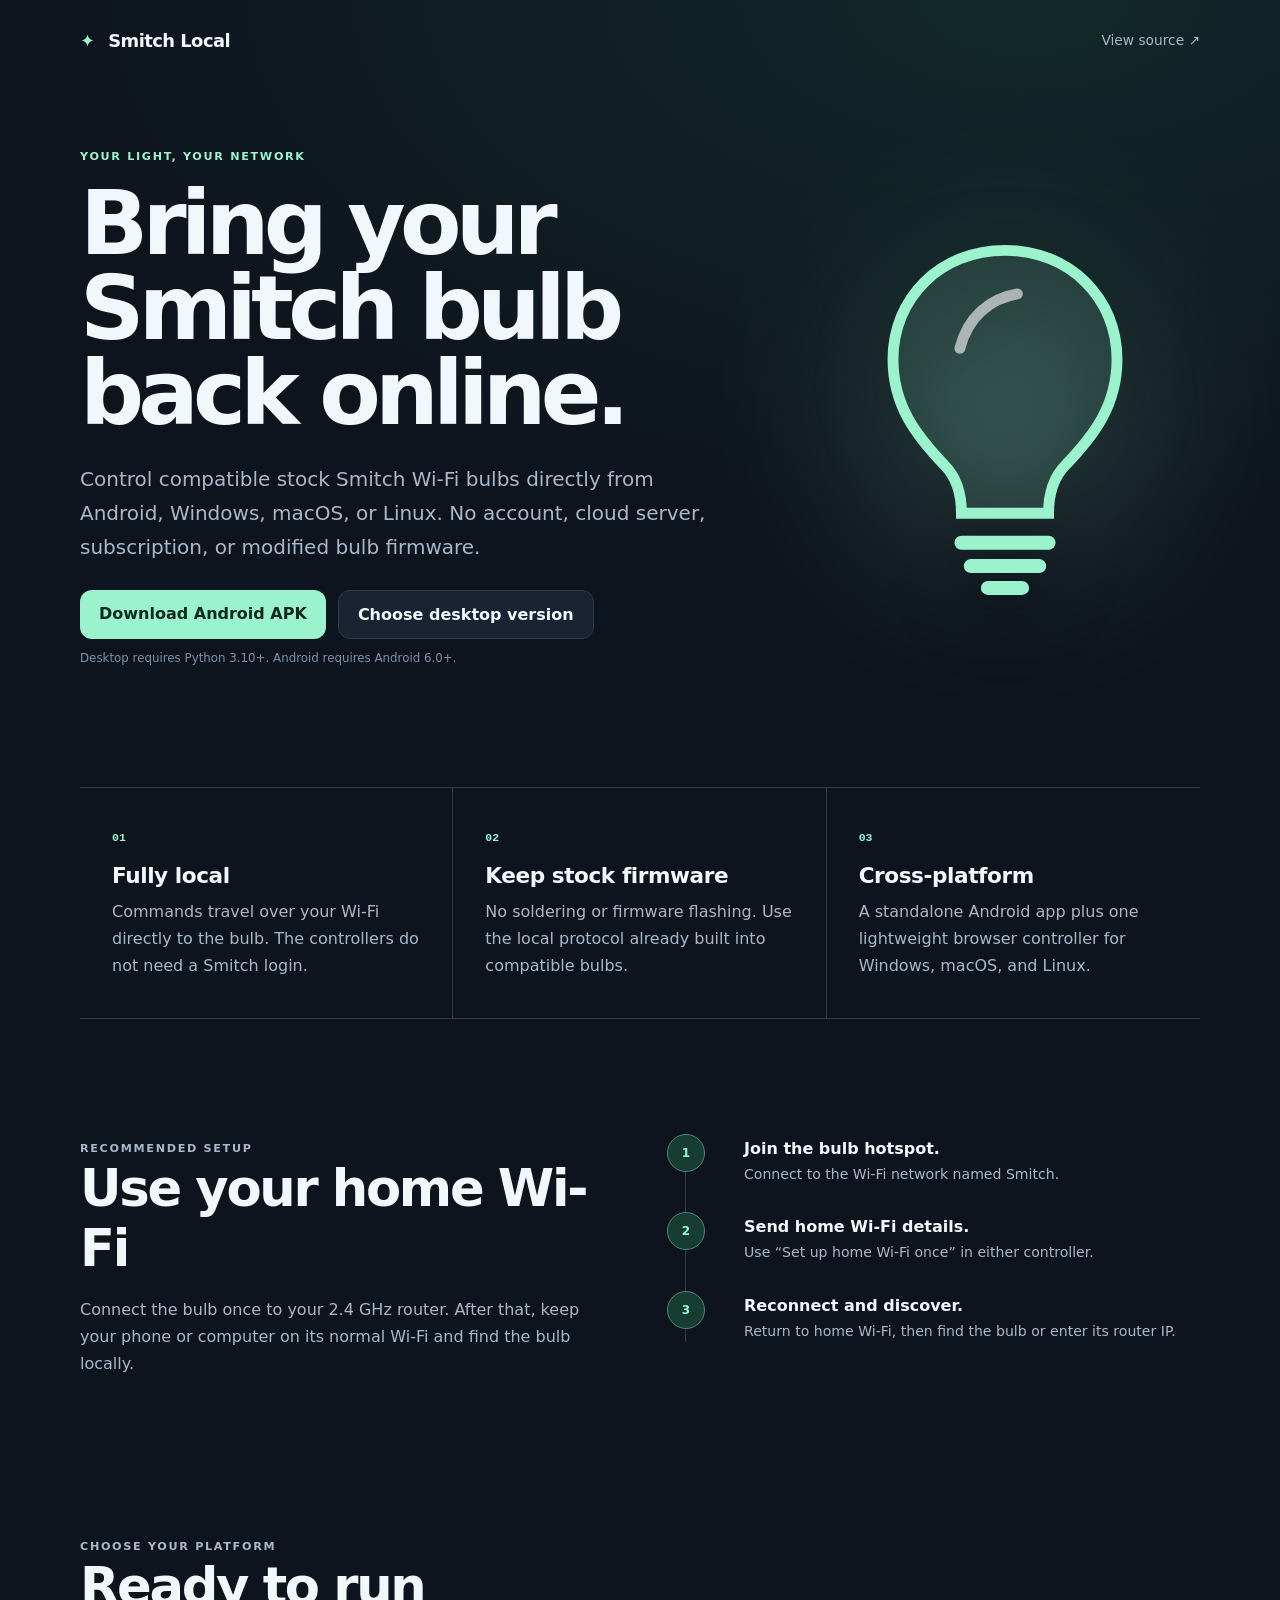
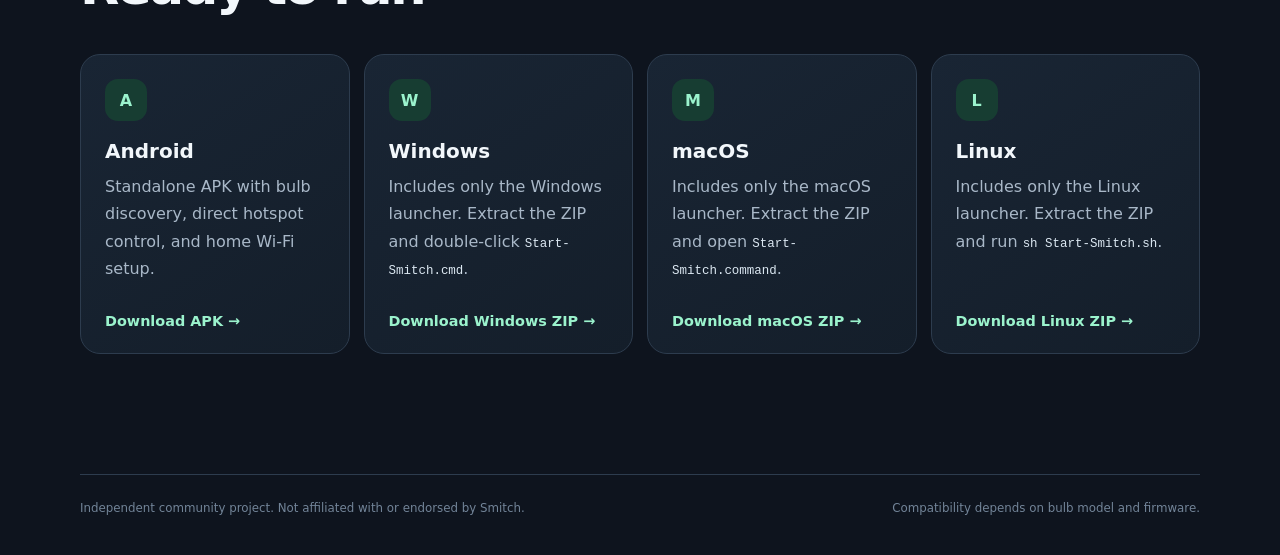
<file: docs/index.html>
<!doctype html>
<html lang="en">
<head>
  <meta charset="utf-8">
  <meta name="viewport" content="width=device-width, initial-scale=1">
  <meta name="theme-color" content="#111722">
  <meta name="description" content="Download Smitch Local, an account-free local controller for compatible Smitch Wi-Fi bulbs.">
  <title>Smitch Local — local bulb control</title>
  <link rel="stylesheet" href="styles.css">
</head>
<body>
  <header class="nav wrap">
    <a class="brand" href="#top" aria-label="Smitch Local home"><span>✦</span> Smitch Local</a>
    <a class="github" href="https://github.com/1xky/smitch-local">View source ↗</a>
  </header>

  <main id="top">
    <section class="hero wrap">
      <div class="copy">
        <p class="eyebrow">YOUR LIGHT, YOUR NETWORK</p>
        <h1>Bring your Smitch bulb back online.</h1>
        <p class="intro">Control compatible stock Smitch Wi-Fi bulbs directly from Android, Windows, macOS, or Linux. No account, cloud server, subscription, or modified bulb firmware.</p>
        <div class="actions">
          <a class="button primary" href="downloads/Smitch-Local-Android.apk" download>Download Android APK</a>
          <a class="button secondary" href="#platform-downloads">Choose desktop version</a>
        </div>
        <p class="small">Desktop requires Python 3.10+. Android requires Android 6.0+.</p>
      </div>
      <div class="bulb" aria-hidden="true">
        <div class="glow"></div>
        <svg viewBox="0 0 180 240" fill="none">
          <path class="glass" d="M90 15c-42 0-72 31-72 70 0 30 15 49 33 68 8 8 11 19 11 31h56c0-12 3-23 11-31 18-19 33-38 33-68 0-39-30-70-72-70Z"/>
          <path d="M62 203h56M68 218h44M79 232h22" stroke="currentColor" stroke-width="9" stroke-linecap="round"/>
          <path d="M61 78c5-20 19-32 37-35" stroke="white" stroke-opacity=".6" stroke-width="7" stroke-linecap="round"/>
        </svg>
      </div>
    </section>

    <section class="features wrap" aria-label="Features">
      <article><span>01</span><h2>Fully local</h2><p>Commands travel over your Wi-Fi directly to the bulb. The controllers do not need a Smitch login.</p></article>
      <article><span>02</span><h2>Keep stock firmware</h2><p>No soldering or firmware flashing. Use the local protocol already built into compatible bulbs.</p></article>
      <article><span>03</span><h2>Cross-platform</h2><p>A standalone Android app plus one lightweight browser controller for Windows, macOS, and Linux.</p></article>
    </section>

    <section class="setup wrap">
      <div><p class="eyebrow">RECOMMENDED SETUP</p><h2>Use your home Wi-Fi</h2><p>Connect the bulb once to your 2.4 GHz router. After that, keep your phone or computer on its normal Wi-Fi and find the bulb locally.</p></div>
      <ol>
        <li><strong>Join the bulb hotspot.</strong><span>Connect to the Wi-Fi network named Smitch.</span></li>
        <li><strong>Send home Wi-Fi details.</strong><span>Use “Set up home Wi-Fi once” in either controller.</span></li>
        <li><strong>Reconnect and discover.</strong><span>Return to home Wi-Fi, then find the bulb or enter its router IP.</span></li>
      </ol>
    </section>

    <section class="platforms wrap" id="platform-downloads">
      <p class="eyebrow">CHOOSE YOUR PLATFORM</p><h2>Ready to run</h2>
      <div class="cards">
        <article><div class="icon">A</div><h3>Android</h3><p>Standalone APK with bulb discovery, direct hotspot control, and home Wi-Fi setup.</p><a href="downloads/Smitch-Local-Android.apk" download>Download APK →</a></article>
        <article><div class="icon">W</div><h3>Windows</h3><p>Includes only the Windows launcher. Extract the ZIP and double-click <code>Start-Smitch.cmd</code>.</p><a href="downloads/Smitch-Local-Windows.zip" download>Download Windows ZIP →</a></article>
        <article><div class="icon">M</div><h3>macOS</h3><p>Includes only the macOS launcher. Extract the ZIP and open <code>Start-Smitch.command</code>.</p><a href="downloads/Smitch-Local-macOS.zip" download>Download macOS ZIP →</a></article>
        <article><div class="icon">L</div><h3>Linux</h3><p>Includes only the Linux launcher. Extract the ZIP and run <code>sh Start-Smitch.sh</code>.</p><a href="downloads/Smitch-Local-Linux.zip" download>Download Linux ZIP →</a></article>
      </div>
    </section>
  </main>

  <footer class="wrap"><p>Independent community project. Not affiliated with or endorsed by Smitch.</p><p>Compatibility depends on bulb model and firmware.</p></footer>
</body>
</html>
</file>
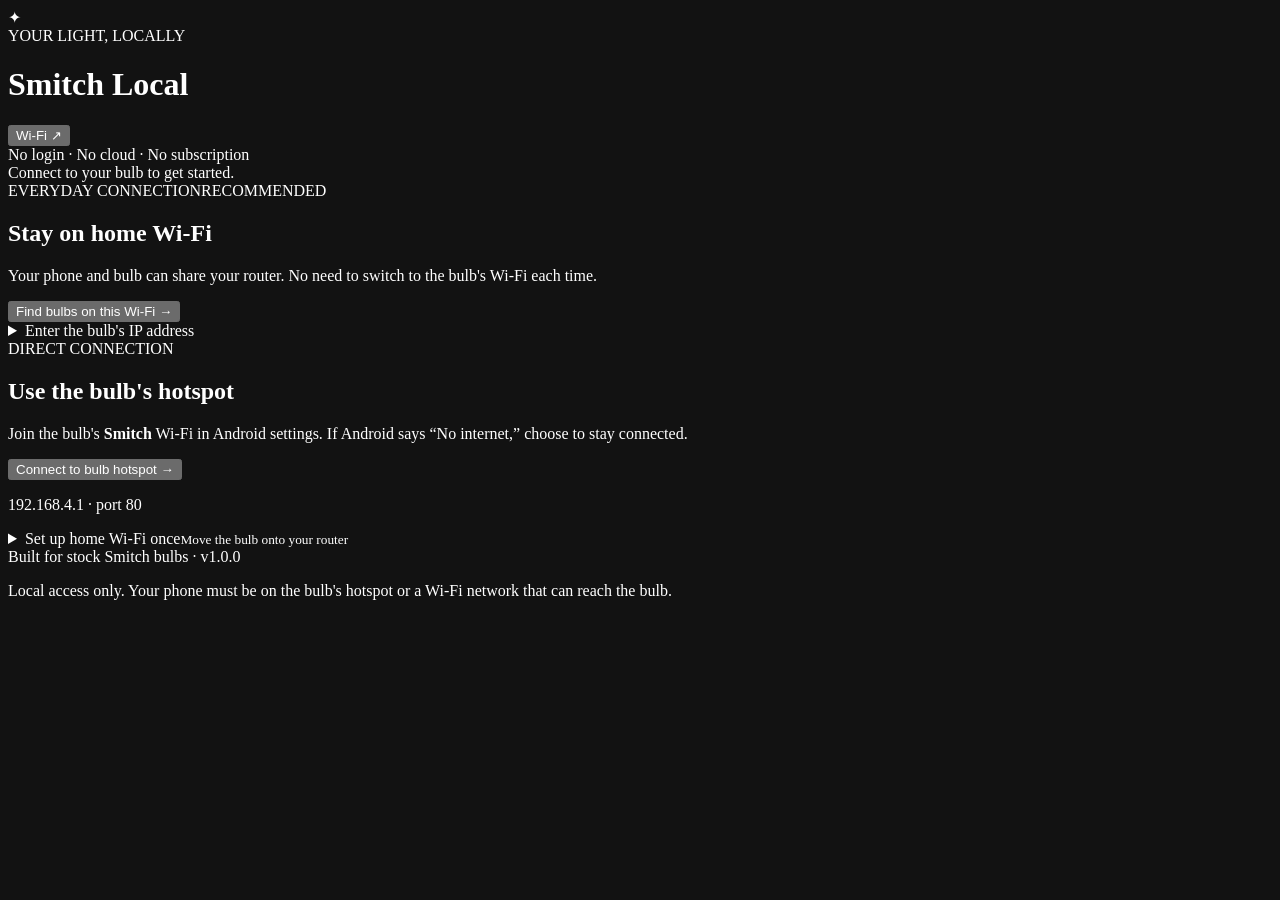
<file: android/web/index.html>
<!doctype html>
<html lang="en">
<head>
<meta charset="utf-8">
<meta name="viewport" content="width=device-width, initial-scale=1, viewport-fit=cover">
<meta http-equiv="Content-Security-Policy" content="default-src 'none'; script-src 'unsafe-inline'; style-src 'unsafe-inline'; img-src data:; connect-src 'none'; base-uri 'none'; form-action 'none'">
<meta name="color-scheme" content="dark">
<title>Smitch Local</title>
<style>/*STYLE*/</style>
</head>
<body>
<main>
  <header><div class="mark" aria-hidden="true">✦</div><div><span class="eyebrow">YOUR LIGHT, LOCALLY</span><h1>Smitch Local</h1></div><button id="wifi" class="icon-button" aria-label="Open Android Wi-Fi settings">Wi-Fi ↗</button></header>
  <div class="privacy"><span class="dot"></span>No login <span>·</span> No cloud <span>·</span> No subscription</div>
  <div id="notice" role="status" aria-live="polite">Connect to your bulb to get started.</div>
  <section id="controller" class="card" hidden>
    <div class="card-top"><span class="eyebrow accent">CONNECTED ON WI-FI</span><button id="refresh" class="text-button">Refresh status ↻</button></div>
    <h2 id="model">Your bulb</h2><p id="endpoint" class="muted mono"></p>
    <div class="power-row"><span id="power-report" class="muted">Power status unavailable</span><div class="segmented"><button id="on">On</button><button id="off">Off</button></div></div>
    <div class="control"><label for="brightness">Brightness <output id="brightness-value">100%</output></label><input id="brightness" type="range" min="5" max="100" value="100"><div class="range-labels"><span>Dim</span><span>Bright</span></div></div>
    <div id="color-controls" hidden>
      <div class="divider"></div><div class="color-title"><h3>Color</h3><div id="preview" aria-label="Selected color"></div></div>
      <div class="swatches" id="swatches" aria-label="Color presets"></div>
      <div class="control"><label for="hue">Hue <output id="hue-value">0°</output></label><input id="hue" class="hue" type="range" min="0" max="360" value="0"></div>
      <div class="control"><label for="saturation">Saturation <output id="saturation-value">100%</output></label><input id="saturation" type="range" min="0" max="100" value="100"><div class="range-labels"><span>Soft</span><span>Vivid</span></div></div>
    </div>
    <div id="white-controls" hidden><div class="divider"></div><div class="control"><label for="temperature">White temperature <output id="temperature-value">4000 K</output></label><input id="temperature" class="temperature" type="range" min="2700" max="6500" step="100" value="4000"><div class="range-labels"><span>Warm · 2700 K</span><span>Cool · 6500 K</span></div></div></div>
    <p class="fine">Controls send when you release a slider. Refresh reads what the bulb reports.</p>
  </section>
  <section class="card home">
    <div class="card-top"><span class="eyebrow">EVERYDAY CONNECTION</span><span class="recommended">RECOMMENDED</span></div>
    <h2>Stay on home Wi-Fi</h2><p>Your phone and bulb can share your router. No need to switch to the bulb's Wi-Fi each time.</p>
    <button id="discover" class="primary wide">Find bulbs on this Wi-Fi <span>→</span></button>
    <div id="results" aria-live="polite"></div>
    <details id="manual"><summary>Enter the bulb's IP address</summary><form id="connect-form"><div class="fields"><label>Local IP address<input id="ip" inputmode="decimal" placeholder="192.168.1.25" maxlength="15" required autocomplete="off"></label><label class="port">Port<input id="port" type="number" min="1" max="65535" value="80" required></label></div><button class="secondary wide" type="submit">Connect to this address</button></form><p class="fine">Find the bulb's IP in your router's device list. Discovery checks port 80 on your current /24 subnet; manual entry also supports other local subnets and ports.</p></details>
  </section>
  <section class="card">
    <span class="eyebrow">DIRECT CONNECTION</span><h2>Use the bulb's hotspot</h2><p>Join the bulb's <strong>Smitch</strong> Wi-Fi in Android settings. If Android says “No internet,” choose to stay connected.</p>
    <button id="hotspot" class="secondary wide">Connect to bulb hotspot <span>→</span></button><p class="fine mono">192.168.4.1 · port 80</p>
  </section>
  <section class="card setup">
    <details id="setup"><summary><span>Set up home Wi-Fi once<small>Move the bulb onto your router</small></span></summary>
      <p>First join the bulb's hotspot. Then send your <strong>2.4 GHz</strong> home Wi-Fi details below.</p>
      <form id="setup-form"><label>Wi-Fi name (SSID)<input id="ssid" required maxlength="32" autocomplete="off" autocapitalize="none" spellcheck="false" placeholder="Your home Wi-Fi"></label><label>Wi-Fi password<input id="password" type="password" required minlength="8" maxlength="63" autocomplete="off" placeholder="8–63 bytes"></label><p class="fine">Sent directly to the bulb over its local connection. The password is cleared after sending and is never saved by this app.</p><button type="submit" class="secondary wide">Send Wi-Fi settings</button></form>
      <p id="setup-help" class="fine">After sending, wait about 30 seconds, reconnect your phone to home Wi-Fi, then tap “Find bulbs.” Firmware support varies; direct hotspot control remains available.</p>
    </details>
  </section>
  <footer>Built for stock Smitch bulbs · v1.0.0<p>Local access only. Your phone must be on the bulb's hotspot or a Wi-Fi network that can reach the bulb.</p></footer>
</main>
<script>/*SCRIPT*/</script>
</body>
</html>
</file>
<file: docs/styles.css>
:root{color-scheme:dark;--bg:#0e141e;--panel:#182331;--line:#2d3c4e;--text:#f2f7fb;--muted:#a9b8c8;--mint:#9bf3cd;--mint-deep:#173d32;font-family:Inter,ui-sans-serif,system-ui,-apple-system,"Segoe UI",sans-serif}*{box-sizing:border-box}html{scroll-behavior:smooth}body{margin:0;background:radial-gradient(1000px 520px at 80% 0,#1a513f55,transparent),var(--bg);color:var(--text)}a{color:inherit}.wrap{width:min(1120px,calc(100% - 40px));margin-inline:auto}.nav{height:80px;display:flex;align-items:center;justify-content:space-between}.brand{font-weight:800;text-decoration:none;letter-spacing:-.03em;font-size:1.12rem}.brand span{color:var(--mint);margin-right:8px}.github{font-size:.86rem;color:var(--muted);text-decoration:none}.github:hover{color:var(--mint)}.hero{min-height:620px;display:grid;grid-template-columns:1.25fr .75fr;align-items:center;gap:80px;padding-block:70px 110px}.eyebrow{font-weight:800;letter-spacing:.15em;color:var(--mint);font-size:.7rem;margin:0 0 18px}h1{font-size:clamp(3.2rem,7vw,6.3rem);line-height:.95;letter-spacing:-.065em;margin:0;max-width:820px}h2{font-size:clamp(2rem,4vw,3.4rem);letter-spacing:-.045em;margin:0 0 18px}h3{font-size:1.25rem;margin:18px 0 10px}.intro{font-size:clamp(1rem,2vw,1.25rem);line-height:1.7;color:var(--muted);max-width:720px;margin:26px 0}.actions{display:flex;gap:12px;flex-wrap:wrap}.button{display:inline-block;border-radius:12px;padding:14px 19px;text-decoration:none;font-weight:750}.primary{background:var(--mint);color:#10281f}.secondary{border:1px solid var(--line);background:#192331}.small{font-size:.74rem;color:#7f91a5}.bulb{position:relative;display:grid;place-items:center;min-height:400px;color:var(--mint)}.bulb svg{position:relative;width:min(280px,100%);filter:drop-shadow(0 15px 32px #0008)}.bulb .glass{fill:#9bf3cd20;stroke:var(--mint);stroke-width:7}.glow{position:absolute;width:260px;height:260px;border-radius:50%;background:var(--mint);filter:blur(90px);opacity:.25}.features{display:grid;grid-template-columns:repeat(3,1fr);border-block:1px solid var(--line)}.features article{padding:38px 32px;border-right:1px solid var(--line)}.features article:last-child{border:0}.features span{color:var(--mint);font:700 .72rem ui-monospace,monospace}.features h2{font-size:1.35rem;margin:18px 0 10px;letter-spacing:-.02em}.features p,.platforms p,.setup p{color:var(--muted);line-height:1.7;margin:0}.setup{display:grid;grid-template-columns:1fr 1fr;gap:90px;padding-block:120px}.setup ol{list-style:none;padding:0;margin:0;counter-reset:steps}.setup li{position:relative;padding:0 0 32px 58px;border-left:1px solid var(--line)}.setup li:last-child{padding-bottom:0}.setup li:before{counter-increment:steps;content:counter(steps);position:absolute;left:-19px;top:-5px;width:36px;height:36px;border-radius:50%;display:grid;place-items:center;background:var(--mint-deep);border:1px solid #4d8874;color:var(--mint);font-size:.75rem;font-weight:800}.setup li strong,.setup li span{display:block}.setup li span{color:var(--muted);font-size:.88rem;line-height:1.6;margin-top:5px}.platforms{padding-block:40px 120px}.cards{display:grid;grid-template-columns:repeat(4,1fr);gap:14px;margin-top:38px}.cards article{display:flex;flex-direction:column;min-height:300px;background:linear-gradient(145deg,#192534,#141e2a);border:1px solid var(--line);border-radius:20px;padding:24px}.cards .icon{width:42px;height:42px;border-radius:13px;display:grid;place-items:center;background:var(--mint-deep);color:var(--mint);font-weight:900}.cards a{margin-top:auto;color:var(--mint);font-weight:750;text-decoration:none;font-size:.9rem}.cards code{font-size:.78rem;color:#dce8f2}footer{display:flex;justify-content:space-between;gap:20px;border-top:1px solid var(--line);padding-block:26px 40px;color:#728498;font-size:.74rem}footer p{margin:0}@media(max-width:820px){.hero{grid-template-columns:1fr;padding-block:60px 80px;gap:20px}.bulb{display:none}.features{grid-template-columns:1fr}.features article{border-right:0;border-bottom:1px solid var(--line)}.setup{grid-template-columns:1fr;gap:48px;padding-block:85px}.cards{grid-template-columns:1fr 1fr}}@media(max-width:520px){.wrap{width:min(100% - 26px,1120px)}.nav{height:66px}.hero{min-height:auto}.actions{display:grid}.button{text-align:center}h1{font-size:3.25rem}.cards{grid-template-columns:1fr}.cards article{min-height:240px}.features article{padding-inline:12px}.github{font-size:.76rem}footer{display:block}footer p+ p{margin-top:8px}}
</file>
